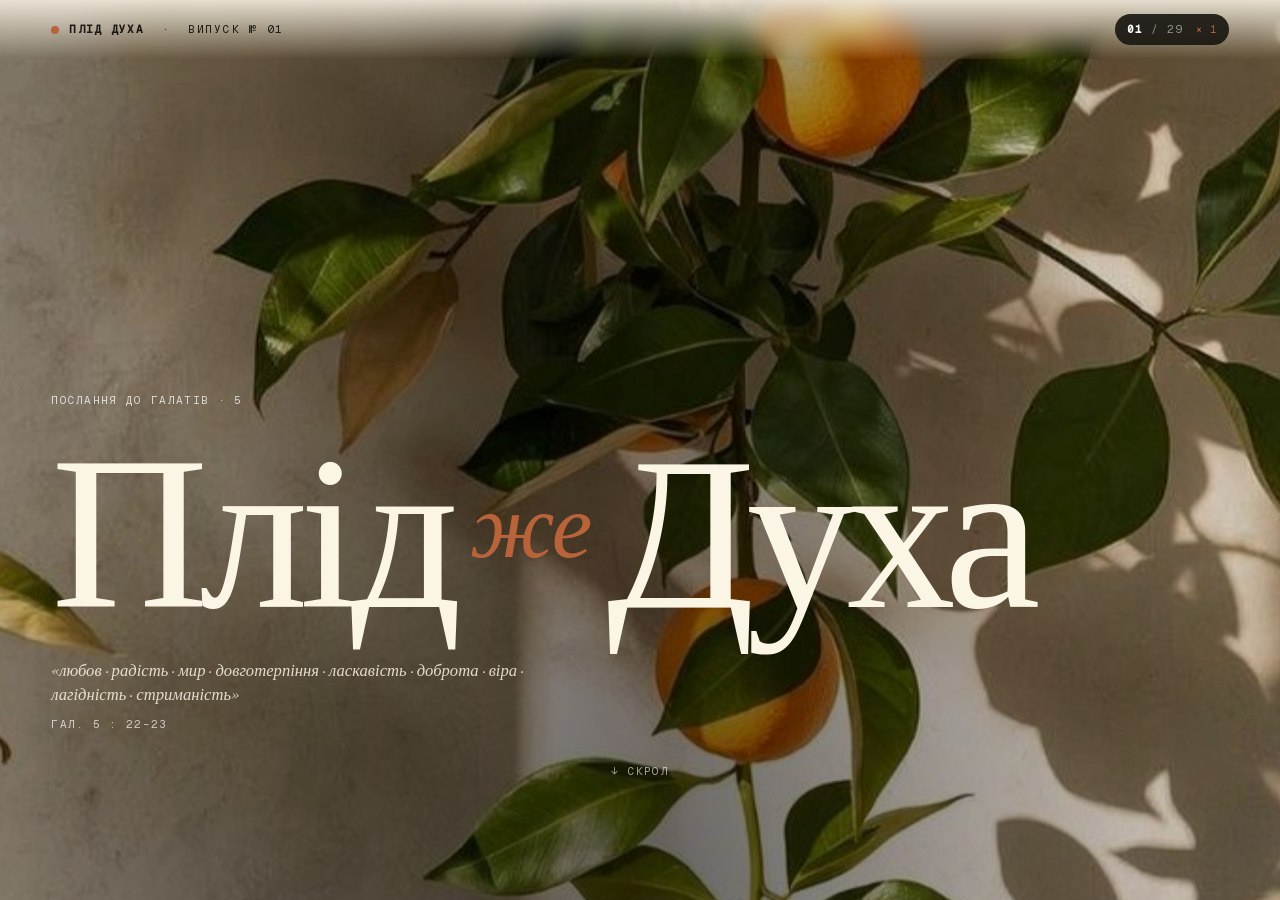
<file: index.html>
<!DOCTYPE html>
<html lang="uk">
<head>
    <meta charset="utf-8">

    <!-- Viewport -->
    <meta name="viewport" content="width=device-width, initial-scale=1, viewport-fit=cover">

    <!-- Title -->
    <title>Плід Духа – Журнал № 01</title>

    <!-- Theme -->
    <meta name="theme-color" content="#1B1813">

    <!-- SEO -->
    <meta name="description" content="Сучасне видання про плоди Духа Святого.">

    <!-- Open Graph (ключове для превʼю) -->
    <meta property="og:title" content="Плід Духа – Журнал № 01">
    <meta property="og:description" content="Сучасне видання про плоди Духа Святого.">
    <meta property="og:image" content="https://antoneva98.github.io/fruit_of_spirit/preview.png">
    <meta property="og:type" content="website">
    <meta property="og:url" content="https://antoneva98.github.io/fruit_of_spirit/">
    <meta property="og:locale" content="uk_UA">

    <!-- Twitter (X) -->
    <meta name="twitter:card" content="summary_large_image">
    <meta name="twitter:title" content="Плід Духа – Журнал № 01">
    <meta name="twitter:description" content="Сучасне видання про плоди Духа Святого.">
    <meta name="twitter:image" content="https://antoneva98.github.io/fruit_of_spirit/preview.png">

    <!-- Canonical -->
    <link rel="canonical" href="https://antoneva98.github.io/fruit_of_spirit/">

    <!-- Fonts -->
    <link rel="preconnect" href="https://fonts.googleapis.com">
    <link rel="preconnect" href="https://fonts.gstatic.com" crossorigin>

    <!-- Styles -->
    <link rel="stylesheet" href="css/main.css">
</head>

<body>
    <!-- top progress -->
    <div class="progress-bar">
        <div class="fill" id="progress"></div>
    </div>

    <!-- floating top -->
    <header class="topbar">
        <div class="brand">
            <span class="dot"></span>
            <span><b>ПЛІД ДУХА</b> &nbsp;·&nbsp; випуск № 01</span>
        </div>
        <div class="chip" id="chip">
            <span class="chip-n">01</span>
            <span class="chip-total">/ 00</span>
            <span class="chip-cycle">× 1</span>
        </div>
    </header>

    <!-- magazine stage -->
    <main id="stage"></main>

    <!-- Scripts -->
    <script src="js/loader.js" defer></script>
    <script src="js/blocks.js" defer></script>
    <script src="js/renderer.js" defer></script>
</body>
</html>
</file>
<file: css/main.css>
/* vietnamese */
@font-face {
  font-family: 'Fraunces';
  font-style: italic;
  font-weight: 200;
  font-display: swap;
  src: url("../assets/fonts/c6aef864-2a9a-4b00-bbbc-90cc086f3a2a.woff2") format('woff2');
  unicode-range: U+0102-0103, U+0110-0111, U+0128-0129, U+0168-0169, U+01A0-01A1, U+01AF-01B0, U+0300-0301, U+0303-0304, U+0308-0309, U+0323, U+0329, U+1EA0-1EF9, U+20AB;
}
/* latin-ext */
@font-face {
  font-family: 'Fraunces';
  font-style: italic;
  font-weight: 200;
  font-display: swap;
  src: url("../assets/fonts/b39b0bcc-c2f7-4a26-bbe1-ab6e1a7638bb.woff2") format('woff2');
  unicode-range: U+0100-02BA, U+02BD-02C5, U+02C7-02CC, U+02CE-02D7, U+02DD-02FF, U+0304, U+0308, U+0329, U+1D00-1DBF, U+1E00-1E9F, U+1EF2-1EFF, U+2020, U+20A0-20AB, U+20AD-20C0, U+2113, U+2C60-2C7F, U+A720-A7FF;
}
/* latin */
@font-face {
  font-family: 'Fraunces';
  font-style: italic;
  font-weight: 200;
  font-display: swap;
  src: url("../assets/fonts/ed311640-7145-44e1-9cb4-da465628fd67.woff2") format('woff2');
  unicode-range: U+0000-00FF, U+0131, U+0152-0153, U+02BB-02BC, U+02C6, U+02DA, U+02DC, U+0304, U+0308, U+0329, U+2000-206F, U+20AC, U+2122, U+2191, U+2193, U+2212, U+2215, U+FEFF, U+FFFD;
}
/* vietnamese */
@font-face {
  font-family: 'Fraunces';
  font-style: italic;
  font-weight: 300;
  font-display: swap;
  src: url("../assets/fonts/c6aef864-2a9a-4b00-bbbc-90cc086f3a2a.woff2") format('woff2');
  unicode-range: U+0102-0103, U+0110-0111, U+0128-0129, U+0168-0169, U+01A0-01A1, U+01AF-01B0, U+0300-0301, U+0303-0304, U+0308-0309, U+0323, U+0329, U+1EA0-1EF9, U+20AB;
}
/* latin-ext */
@font-face {
  font-family: 'Fraunces';
  font-style: italic;
  font-weight: 300;
  font-display: swap;
  src: url("../assets/fonts/b39b0bcc-c2f7-4a26-bbe1-ab6e1a7638bb.woff2") format('woff2');
  unicode-range: U+0100-02BA, U+02BD-02C5, U+02C7-02CC, U+02CE-02D7, U+02DD-02FF, U+0304, U+0308, U+0329, U+1D00-1DBF, U+1E00-1E9F, U+1EF2-1EFF, U+2020, U+20A0-20AB, U+20AD-20C0, U+2113, U+2C60-2C7F, U+A720-A7FF;
}
/* latin */
@font-face {
  font-family: 'Fraunces';
  font-style: italic;
  font-weight: 300;
  font-display: swap;
  src: url("../assets/fonts/ed311640-7145-44e1-9cb4-da465628fd67.woff2") format('woff2');
  unicode-range: U+0000-00FF, U+0131, U+0152-0153, U+02BB-02BC, U+02C6, U+02DA, U+02DC, U+0304, U+0308, U+0329, U+2000-206F, U+20AC, U+2122, U+2191, U+2193, U+2212, U+2215, U+FEFF, U+FFFD;
}
/* vietnamese */
@font-face {
  font-family: 'Fraunces';
  font-style: italic;
  font-weight: 400;
  font-display: swap;
  src: url("../assets/fonts/c6aef864-2a9a-4b00-bbbc-90cc086f3a2a.woff2") format('woff2');
  unicode-range: U+0102-0103, U+0110-0111, U+0128-0129, U+0168-0169, U+01A0-01A1, U+01AF-01B0, U+0300-0301, U+0303-0304, U+0308-0309, U+0323, U+0329, U+1EA0-1EF9, U+20AB;
}
/* latin-ext */
@font-face {
  font-family: 'Fraunces';
  font-style: italic;
  font-weight: 400;
  font-display: swap;
  src: url("../assets/fonts/b39b0bcc-c2f7-4a26-bbe1-ab6e1a7638bb.woff2") format('woff2');
  unicode-range: U+0100-02BA, U+02BD-02C5, U+02C7-02CC, U+02CE-02D7, U+02DD-02FF, U+0304, U+0308, U+0329, U+1D00-1DBF, U+1E00-1E9F, U+1EF2-1EFF, U+2020, U+20A0-20AB, U+20AD-20C0, U+2113, U+2C60-2C7F, U+A720-A7FF;
}
/* latin */
@font-face {
  font-family: 'Fraunces';
  font-style: italic;
  font-weight: 400;
  font-display: swap;
  src: url("../assets/fonts/ed311640-7145-44e1-9cb4-da465628fd67.woff2") format('woff2');
  unicode-range: U+0000-00FF, U+0131, U+0152-0153, U+02BB-02BC, U+02C6, U+02DA, U+02DC, U+0304, U+0308, U+0329, U+2000-206F, U+20AC, U+2122, U+2191, U+2193, U+2212, U+2215, U+FEFF, U+FFFD;
}
/* vietnamese */
@font-face {
  font-family: 'Fraunces';
  font-style: normal;
  font-weight: 200;
  font-display: swap;
  src: url("../assets/fonts/8f2572be-6131-4ebe-8e82-ad8b5b93a2c6.woff2") format('woff2');
  unicode-range: U+0102-0103, U+0110-0111, U+0128-0129, U+0168-0169, U+01A0-01A1, U+01AF-01B0, U+0300-0301, U+0303-0304, U+0308-0309, U+0323, U+0329, U+1EA0-1EF9, U+20AB;
}
/* latin-ext */
@font-face {
  font-family: 'Fraunces';
  font-style: normal;
  font-weight: 200;
  font-display: swap;
  src: url("../assets/fonts/2e24ea8d-85fa-4589-8e25-dca1c60acc11.woff2") format('woff2');
  unicode-range: U+0100-02BA, U+02BD-02C5, U+02C7-02CC, U+02CE-02D7, U+02DD-02FF, U+0304, U+0308, U+0329, U+1D00-1DBF, U+1E00-1E9F, U+1EF2-1EFF, U+2020, U+20A0-20AB, U+20AD-20C0, U+2113, U+2C60-2C7F, U+A720-A7FF;
}
/* latin */
@font-face {
  font-family: 'Fraunces';
  font-style: normal;
  font-weight: 200;
  font-display: swap;
  src: url("../assets/fonts/04efb9b5-1485-4ec7-90ad-98abd663da2b.woff2") format('woff2');
  unicode-range: U+0000-00FF, U+0131, U+0152-0153, U+02BB-02BC, U+02C6, U+02DA, U+02DC, U+0304, U+0308, U+0329, U+2000-206F, U+20AC, U+2122, U+2191, U+2193, U+2212, U+2215, U+FEFF, U+FFFD;
}
/* vietnamese */
@font-face {
  font-family: 'Fraunces';
  font-style: normal;
  font-weight: 300;
  font-display: swap;
  src: url("../assets/fonts/8f2572be-6131-4ebe-8e82-ad8b5b93a2c6.woff2") format('woff2');
  unicode-range: U+0102-0103, U+0110-0111, U+0128-0129, U+0168-0169, U+01A0-01A1, U+01AF-01B0, U+0300-0301, U+0303-0304, U+0308-0309, U+0323, U+0329, U+1EA0-1EF9, U+20AB;
}
/* latin-ext */
@font-face {
  font-family: 'Fraunces';
  font-style: normal;
  font-weight: 300;
  font-display: swap;
  src: url("../assets/fonts/2e24ea8d-85fa-4589-8e25-dca1c60acc11.woff2") format('woff2');
  unicode-range: U+0100-02BA, U+02BD-02C5, U+02C7-02CC, U+02CE-02D7, U+02DD-02FF, U+0304, U+0308, U+0329, U+1D00-1DBF, U+1E00-1E9F, U+1EF2-1EFF, U+2020, U+20A0-20AB, U+20AD-20C0, U+2113, U+2C60-2C7F, U+A720-A7FF;
}
/* latin */
@font-face {
  font-family: 'Fraunces';
  font-style: normal;
  font-weight: 300;
  font-display: swap;
  src: url("../assets/fonts/04efb9b5-1485-4ec7-90ad-98abd663da2b.woff2") format('woff2');
  unicode-range: U+0000-00FF, U+0131, U+0152-0153, U+02BB-02BC, U+02C6, U+02DA, U+02DC, U+0304, U+0308, U+0329, U+2000-206F, U+20AC, U+2122, U+2191, U+2193, U+2212, U+2215, U+FEFF, U+FFFD;
}
/* vietnamese */
@font-face {
  font-family: 'Fraunces';
  font-style: normal;
  font-weight: 400;
  font-display: swap;
  src: url("../assets/fonts/8f2572be-6131-4ebe-8e82-ad8b5b93a2c6.woff2") format('woff2');
  unicode-range: U+0102-0103, U+0110-0111, U+0128-0129, U+0168-0169, U+01A0-01A1, U+01AF-01B0, U+0300-0301, U+0303-0304, U+0308-0309, U+0323, U+0329, U+1EA0-1EF9, U+20AB;
}
/* latin-ext */
@font-face {
  font-family: 'Fraunces';
  font-style: normal;
  font-weight: 400;
  font-display: swap;
  src: url("../assets/fonts/2e24ea8d-85fa-4589-8e25-dca1c60acc11.woff2") format('woff2');
  unicode-range: U+0100-02BA, U+02BD-02C5, U+02C7-02CC, U+02CE-02D7, U+02DD-02FF, U+0304, U+0308, U+0329, U+1D00-1DBF, U+1E00-1E9F, U+1EF2-1EFF, U+2020, U+20A0-20AB, U+20AD-20C0, U+2113, U+2C60-2C7F, U+A720-A7FF;
}
/* latin */
@font-face {
  font-family: 'Fraunces';
  font-style: normal;
  font-weight: 400;
  font-display: swap;
  src: url("../assets/fonts/04efb9b5-1485-4ec7-90ad-98abd663da2b.woff2") format('woff2');
  unicode-range: U+0000-00FF, U+0131, U+0152-0153, U+02BB-02BC, U+02C6, U+02DA, U+02DC, U+0304, U+0308, U+0329, U+2000-206F, U+20AC, U+2122, U+2191, U+2193, U+2212, U+2215, U+FEFF, U+FFFD;
}
/* vietnamese */
@font-face {
  font-family: 'Fraunces';
  font-style: normal;
  font-weight: 500;
  font-display: swap;
  src: url("../assets/fonts/8f2572be-6131-4ebe-8e82-ad8b5b93a2c6.woff2") format('woff2');
  unicode-range: U+0102-0103, U+0110-0111, U+0128-0129, U+0168-0169, U+01A0-01A1, U+01AF-01B0, U+0300-0301, U+0303-0304, U+0308-0309, U+0323, U+0329, U+1EA0-1EF9, U+20AB;
}
/* latin-ext */
@font-face {
  font-family: 'Fraunces';
  font-style: normal;
  font-weight: 500;
  font-display: swap;
  src: url("../assets/fonts/2e24ea8d-85fa-4589-8e25-dca1c60acc11.woff2") format('woff2');
  unicode-range: U+0100-02BA, U+02BD-02C5, U+02C7-02CC, U+02CE-02D7, U+02DD-02FF, U+0304, U+0308, U+0329, U+1D00-1DBF, U+1E00-1E9F, U+1EF2-1EFF, U+2020, U+20A0-20AB, U+20AD-20C0, U+2113, U+2C60-2C7F, U+A720-A7FF;
}
/* latin */
@font-face {
  font-family: 'Fraunces';
  font-style: normal;
  font-weight: 500;
  font-display: swap;
  src: url("../assets/fonts/04efb9b5-1485-4ec7-90ad-98abd663da2b.woff2") format('woff2');
  unicode-range: U+0000-00FF, U+0131, U+0152-0153, U+02BB-02BC, U+02C6, U+02DA, U+02DC, U+0304, U+0308, U+0329, U+2000-206F, U+20AC, U+2122, U+2191, U+2193, U+2212, U+2215, U+FEFF, U+FFFD;
}
/* vietnamese */
@font-face {
  font-family: 'Fraunces';
  font-style: normal;
  font-weight: 600;
  font-display: swap;
  src: url("../assets/fonts/8f2572be-6131-4ebe-8e82-ad8b5b93a2c6.woff2") format('woff2');
  unicode-range: U+0102-0103, U+0110-0111, U+0128-0129, U+0168-0169, U+01A0-01A1, U+01AF-01B0, U+0300-0301, U+0303-0304, U+0308-0309, U+0323, U+0329, U+1EA0-1EF9, U+20AB;
}
/* latin-ext */
@font-face {
  font-family: 'Fraunces';
  font-style: normal;
  font-weight: 600;
  font-display: swap;
  src: url("../assets/fonts/2e24ea8d-85fa-4589-8e25-dca1c60acc11.woff2") format('woff2');
  unicode-range: U+0100-02BA, U+02BD-02C5, U+02C7-02CC, U+02CE-02D7, U+02DD-02FF, U+0304, U+0308, U+0329, U+1D00-1DBF, U+1E00-1E9F, U+1EF2-1EFF, U+2020, U+20A0-20AB, U+20AD-20C0, U+2113, U+2C60-2C7F, U+A720-A7FF;
}
/* latin */
@font-face {
  font-family: 'Fraunces';
  font-style: normal;
  font-weight: 600;
  font-display: swap;
  src: url("../assets/fonts/04efb9b5-1485-4ec7-90ad-98abd663da2b.woff2") format('woff2');
  unicode-range: U+0000-00FF, U+0131, U+0152-0153, U+02BB-02BC, U+02C6, U+02DA, U+02DC, U+0304, U+0308, U+0329, U+2000-206F, U+20AC, U+2122, U+2191, U+2193, U+2212, U+2215, U+FEFF, U+FFFD;
}
/* cyrillic */
@font-face {
  font-family: 'Geist';
  font-style: normal;
  font-weight: 300;
  font-display: swap;
  src: url("../assets/fonts/fd2f36b0-c43f-4874-9446-4af3e1849aea.woff2") format('woff2');
  unicode-range: U+0301, U+0400-045F, U+0490-0491, U+04B0-04B1, U+2116;
}
/* latin-ext */
@font-face {
  font-family: 'Geist';
  font-style: normal;
  font-weight: 300;
  font-display: swap;
  src: url("../assets/fonts/57fc515c-cf4b-4276-8d1c-9c94a5455225.woff2") format('woff2');
  unicode-range: U+0100-02BA, U+02BD-02C5, U+02C7-02CC, U+02CE-02D7, U+02DD-02FF, U+0304, U+0308, U+0329, U+1D00-1DBF, U+1E00-1E9F, U+1EF2-1EFF, U+2020, U+20A0-20AB, U+20AD-20C0, U+2113, U+2C60-2C7F, U+A720-A7FF;
}
/* latin */
@font-face {
  font-family: 'Geist';
  font-style: normal;
  font-weight: 300;
  font-display: swap;
  src: url("../assets/fonts/acbcab32-5299-4a97-be01-e9119bfe3ea4.woff2") format('woff2');
  unicode-range: U+0000-00FF, U+0131, U+0152-0153, U+02BB-02BC, U+02C6, U+02DA, U+02DC, U+0304, U+0308, U+0329, U+2000-206F, U+20AC, U+2122, U+2191, U+2193, U+2212, U+2215, U+FEFF, U+FFFD;
}
/* cyrillic */
@font-face {
  font-family: 'Geist';
  font-style: normal;
  font-weight: 400;
  font-display: swap;
  src: url("../assets/fonts/fd2f36b0-c43f-4874-9446-4af3e1849aea.woff2") format('woff2');
  unicode-range: U+0301, U+0400-045F, U+0490-0491, U+04B0-04B1, U+2116;
}
/* latin-ext */
@font-face {
  font-family: 'Geist';
  font-style: normal;
  font-weight: 400;
  font-display: swap;
  src: url("../assets/fonts/57fc515c-cf4b-4276-8d1c-9c94a5455225.woff2") format('woff2');
  unicode-range: U+0100-02BA, U+02BD-02C5, U+02C7-02CC, U+02CE-02D7, U+02DD-02FF, U+0304, U+0308, U+0329, U+1D00-1DBF, U+1E00-1E9F, U+1EF2-1EFF, U+2020, U+20A0-20AB, U+20AD-20C0, U+2113, U+2C60-2C7F, U+A720-A7FF;
}
/* latin */
@font-face {
  font-family: 'Geist';
  font-style: normal;
  font-weight: 400;
  font-display: swap;
  src: url("../assets/fonts/acbcab32-5299-4a97-be01-e9119bfe3ea4.woff2") format('woff2');
  unicode-range: U+0000-00FF, U+0131, U+0152-0153, U+02BB-02BC, U+02C6, U+02DA, U+02DC, U+0304, U+0308, U+0329, U+2000-206F, U+20AC, U+2122, U+2191, U+2193, U+2212, U+2215, U+FEFF, U+FFFD;
}
/* cyrillic */
@font-face {
  font-family: 'Geist';
  font-style: normal;
  font-weight: 500;
  font-display: swap;
  src: url("../assets/fonts/fd2f36b0-c43f-4874-9446-4af3e1849aea.woff2") format('woff2');
  unicode-range: U+0301, U+0400-045F, U+0490-0491, U+04B0-04B1, U+2116;
}
/* latin-ext */
@font-face {
  font-family: 'Geist';
  font-style: normal;
  font-weight: 500;
  font-display: swap;
  src: url("../assets/fonts/57fc515c-cf4b-4276-8d1c-9c94a5455225.woff2") format('woff2');
  unicode-range: U+0100-02BA, U+02BD-02C5, U+02C7-02CC, U+02CE-02D7, U+02DD-02FF, U+0304, U+0308, U+0329, U+1D00-1DBF, U+1E00-1E9F, U+1EF2-1EFF, U+2020, U+20A0-20AB, U+20AD-20C0, U+2113, U+2C60-2C7F, U+A720-A7FF;
}
/* latin */
@font-face {
  font-family: 'Geist';
  font-style: normal;
  font-weight: 500;
  font-display: swap;
  src: url("../assets/fonts/acbcab32-5299-4a97-be01-e9119bfe3ea4.woff2") format('woff2');
  unicode-range: U+0000-00FF, U+0131, U+0152-0153, U+02BB-02BC, U+02C6, U+02DA, U+02DC, U+0304, U+0308, U+0329, U+2000-206F, U+20AC, U+2122, U+2191, U+2193, U+2212, U+2215, U+FEFF, U+FFFD;
}
/* cyrillic */
@font-face {
  font-family: 'Geist';
  font-style: normal;
  font-weight: 600;
  font-display: swap;
  src: url("../assets/fonts/fd2f36b0-c43f-4874-9446-4af3e1849aea.woff2") format('woff2');
  unicode-range: U+0301, U+0400-045F, U+0490-0491, U+04B0-04B1, U+2116;
}
/* latin-ext */
@font-face {
  font-family: 'Geist';
  font-style: normal;
  font-weight: 600;
  font-display: swap;
  src: url("../assets/fonts/57fc515c-cf4b-4276-8d1c-9c94a5455225.woff2") format('woff2');
  unicode-range: U+0100-02BA, U+02BD-02C5, U+02C7-02CC, U+02CE-02D7, U+02DD-02FF, U+0304, U+0308, U+0329, U+1D00-1DBF, U+1E00-1E9F, U+1EF2-1EFF, U+2020, U+20A0-20AB, U+20AD-20C0, U+2113, U+2C60-2C7F, U+A720-A7FF;
}
/* latin */
@font-face {
  font-family: 'Geist';
  font-style: normal;
  font-weight: 600;
  font-display: swap;
  src: url("../assets/fonts/acbcab32-5299-4a97-be01-e9119bfe3ea4.woff2") format('woff2');
  unicode-range: U+0000-00FF, U+0131, U+0152-0153, U+02BB-02BC, U+02C6, U+02DA, U+02DC, U+0304, U+0308, U+0329, U+2000-206F, U+20AC, U+2122, U+2191, U+2193, U+2212, U+2215, U+FEFF, U+FFFD;
}
/* cyrillic */
@font-face {
  font-family: 'Geist';
  font-style: normal;
  font-weight: 700;
  font-display: swap;
  src: url("../assets/fonts/fd2f36b0-c43f-4874-9446-4af3e1849aea.woff2") format('woff2');
  unicode-range: U+0301, U+0400-045F, U+0490-0491, U+04B0-04B1, U+2116;
}
/* latin-ext */
@font-face {
  font-family: 'Geist';
  font-style: normal;
  font-weight: 700;
  font-display: swap;
  src: url("../assets/fonts/57fc515c-cf4b-4276-8d1c-9c94a5455225.woff2") format('woff2');
  unicode-range: U+0100-02BA, U+02BD-02C5, U+02C7-02CC, U+02CE-02D7, U+02DD-02FF, U+0304, U+0308, U+0329, U+1D00-1DBF, U+1E00-1E9F, U+1EF2-1EFF, U+2020, U+20A0-20AB, U+20AD-20C0, U+2113, U+2C60-2C7F, U+A720-A7FF;
}
/* latin */
@font-face {
  font-family: 'Geist';
  font-style: normal;
  font-weight: 700;
  font-display: swap;
  src: url("../assets/fonts/acbcab32-5299-4a97-be01-e9119bfe3ea4.woff2") format('woff2');
  unicode-range: U+0000-00FF, U+0131, U+0152-0153, U+02BB-02BC, U+02C6, U+02DA, U+02DC, U+0304, U+0308, U+0329, U+2000-206F, U+20AC, U+2122, U+2191, U+2193, U+2212, U+2215, U+FEFF, U+FFFD;
}
/* cyrillic */
@font-face {
  font-family: 'Geist Mono';
  font-style: normal;
  font-weight: 400;
  font-display: swap;
  src: url("../assets/fonts/e7c4f905-c6ac-4281-b973-92a7eefa8b63.woff2") format('woff2');
  unicode-range: U+0301, U+0400-045F, U+0490-0491, U+04B0-04B1, U+2116;
}
/* latin-ext */
@font-face {
  font-family: 'Geist Mono';
  font-style: normal;
  font-weight: 400;
  font-display: swap;
  src: url("../assets/fonts/fc9b9ca7-7097-4354-b2bd-68c7b363a524.woff2") format('woff2');
  unicode-range: U+0100-02BA, U+02BD-02C5, U+02C7-02CC, U+02CE-02D7, U+02DD-02FF, U+0304, U+0308, U+0329, U+1D00-1DBF, U+1E00-1E9F, U+1EF2-1EFF, U+2020, U+20A0-20AB, U+20AD-20C0, U+2113, U+2C60-2C7F, U+A720-A7FF;
}
/* latin */
@font-face {
  font-family: 'Geist Mono';
  font-style: normal;
  font-weight: 400;
  font-display: swap;
  src: url("../assets/fonts/73e4e0ea-24f9-4dd6-bb69-9a09c38c094a.woff2") format('woff2');
  unicode-range: U+0000-00FF, U+0131, U+0152-0153, U+02BB-02BC, U+02C6, U+02DA, U+02DC, U+0304, U+0308, U+0329, U+2000-206F, U+20AC, U+2122, U+2191, U+2193, U+2212, U+2215, U+FEFF, U+FFFD;
}
/* cyrillic */
@font-face {
  font-family: 'Geist Mono';
  font-style: normal;
  font-weight: 500;
  font-display: swap;
  src: url("../assets/fonts/e7c4f905-c6ac-4281-b973-92a7eefa8b63.woff2") format('woff2');
  unicode-range: U+0301, U+0400-045F, U+0490-0491, U+04B0-04B1, U+2116;
}
/* latin-ext */
@font-face {
  font-family: 'Geist Mono';
  font-style: normal;
  font-weight: 500;
  font-display: swap;
  src: url("../assets/fonts/fc9b9ca7-7097-4354-b2bd-68c7b363a524.woff2") format('woff2');
  unicode-range: U+0100-02BA, U+02BD-02C5, U+02C7-02CC, U+02CE-02D7, U+02DD-02FF, U+0304, U+0308, U+0329, U+1D00-1DBF, U+1E00-1E9F, U+1EF2-1EFF, U+2020, U+20A0-20AB, U+20AD-20C0, U+2113, U+2C60-2C7F, U+A720-A7FF;
}
/* latin */
@font-face {
  font-family: 'Geist Mono';
  font-style: normal;
  font-weight: 500;
  font-display: swap;
  src: url("../assets/fonts/73e4e0ea-24f9-4dd6-bb69-9a09c38c094a.woff2") format('woff2');
  unicode-range: U+0000-00FF, U+0131, U+0152-0153, U+02BB-02BC, U+02C6, U+02DA, U+02DC, U+0304, U+0308, U+0329, U+2000-206F, U+20AC, U+2122, U+2191, U+2193, U+2212, U+2215, U+FEFF, U+FFFD;
}

/* ================ MAGAZINE 2026 — modern editorial ================ */
:root{
  /* warm beige core, modern + soft */
  --paper:    #F2EBDD;
  --paper-2:  #E8DFCC;
  --paper-3:  #DCD0B7;
  --ink:      #1B1813;
  --ink-2:    #3A322A;
  --ink-soft: #756657;
  --rule:     #C7B998;
  --accent:   #B8633A;  /* burnt terracotta */
  --accent-2: #6E5C3F;  /* deep umber */
  --bg-dark:  #1B1813;

  /* typography pair: editorial display + modern grotesk + mono */
  --display:  'Fraunces', 'PP Editorial New', Georgia, serif;
  --serif:    'Fraunces', Georgia, serif;
  --sans:     'Geist', 'Söhne', 'Inter', system-ui, -apple-system, sans-serif;
  --mono:     'Geist Mono', 'JetBrains Mono', ui-monospace, monospace;

  --max: 1240px;
  --gut: clamp(20px, 4vw, 56px);
}

*{box-sizing:border-box}
html{height:100%;overflow:hidden;scroll-behavior:smooth}
body{margin:0;padding:0;background:var(--paper);color:var(--ink);height:100%;overflow:hidden}
body{
  font-family:var(--sans);
  font-size:17px;
  line-height:1.55;
  -webkit-font-smoothing:antialiased;
  font-feature-settings:'ss01','ss02','cv11';
  text-rendering:optimizeLegibility;
}

/* ============== TOP NAV / CHIP / PROGRESS ============== */
.topbar{
  position:fixed;top:0;left:0;right:0;
  z-index:100;
  display:flex;align-items:center;justify-content:space-between;
  padding:14px var(--gut);
  background:linear-gradient(180deg, rgba(242,235,221,0.92), rgba(242,235,221,0.0));
  backdrop-filter:blur(10px) saturate(1.1);
  -webkit-backdrop-filter:blur(10px) saturate(1.1);
  pointer-events:none;
}
.topbar > *{pointer-events:auto}
.brand{
  display:flex;align-items:center;gap:10px;
  font-family:var(--mono);font-size:11px;letter-spacing:0.16em;text-transform:uppercase;color:var(--ink);
}
.brand .dot{
  width:8px;height:8px;background:var(--accent);border-radius:50%;
  animation:pulse 2.6s ease-in-out infinite;
}
@keyframes pulse{
  0%,100%{transform:scale(1);opacity:1}
  50%{transform:scale(0.7);opacity:0.5}
}
.brand b{font-weight:600;letter-spacing:0.12em}

.chip{
  display:flex;align-items:center;gap:8px;
  padding:7px 12px;
  background:rgba(27,24,19,0.92);
  color:var(--paper);
  border-radius:99px;
  font-family:var(--mono);font-size:11px;letter-spacing:0.1em;
}
.chip .chip-n{color:#fff;font-weight:600}
.chip .chip-total{opacity:0.55}
.chip .chip-cycle{color:var(--accent);margin-left:4px;font-size:10px}

.progress-bar{
  position:fixed;left:0;right:0;top:0;height:2px;z-index:101;
  background:transparent;
}
.progress-bar .fill{
  height:100%;
  background:var(--accent);
  transform-origin:0 50%;
  transform:scaleX(0);
  transition:transform 0.05s linear;
}

/* ============== STAGE / BLOCK ============== */
#stage{
  position:relative;
  height:100dvh;
  overflow-y:auto;
  scroll-snap-type:y mandatory;
  scroll-behavior:smooth;
  -webkit-overflow-scrolling:touch;
}
.block{
  position:relative;
  min-height:100dvh;
  height:auto;
  width:100%;
  padding:80px 0;
  display:flex;
  align-items:center;
  overflow:hidden;
  scroll-snap-align:start;
  scroll-snap-stop:always;
  opacity:0;
  transition:opacity 0.9s cubic-bezier(.2,.7,.2,1);
}
.block.cover{padding:0}
.block.in{opacity:1}

.container{
  width:100%;
  max-width:var(--max);
  margin:0 auto;
  padding:0 var(--gut);
}
.container.narrow{max-width:820px}

/* ============== TYPE ============== */
.mono{font-family:var(--mono);font-weight:400;letter-spacing:0.12em;text-transform:uppercase;font-size:11px;color:var(--ink-soft)}
.kicker{margin-bottom:24px;display:inline-flex;align-items:center;gap:10px}
.kicker::before{content:"";display:inline-block;width:24px;height:1px;background:var(--accent)}
.display{
  font-family:var(--display);
  font-weight:300;
  font-style:normal;
  font-size:clamp(40px, 6vw, 88px);
  line-height:0.96;
  letter-spacing:-0.02em;
  margin:0 0 28px;
  color:var(--ink);
  text-wrap:balance;
  overflow-wrap:anywhere;
  transition:font-size 0.2s ease-out;
}
.display.light{color:var(--paper)}
p{margin:0 0 16px;font-size:clamp(15px,1.05vw,17px);line-height:1.6;color:var(--ink-2);max-width:60ch}
.rule{height:1px;background:var(--rule);margin:18px 0;width:80px}

/* ============== PARALLAX HELPER ============== */
.px-img,.px-img-inner{
  position:absolute;inset:-12% -6%;
  background-size:cover;background-position:center;
  will-change:transform;
  transform:scale(1.18);
}
[data-parallax].lead-img,
[data-parallax].split-img,
[data-parallax].fruit-img{position:relative;overflow:hidden}
.lead-img,.split-img,.fruit-img{overflow:hidden;border-radius:6px;background:var(--paper-3)}
.lead-img .px-img-inner,.split-img .px-img-inner{inset:-15% -10%}
.fruit-img .px-img-inner{
  inset:0;
  transform:none !important;
  background-position:top center;
  background-size:cover;
}

/* ============== COVER ============== */
.cover{
  height:100dvh;
  padding:0;
  background:#1a1610;
}
.cover .px-img{filter:saturate(1.05) contrast(1.02) brightness(0.85)}
.cover-grain{
  position:absolute;inset:0;pointer-events:none;
  background:
    radial-gradient(ellipse at 50% 100%, rgba(0,0,0,0.55) 0%, transparent 70%),
    radial-gradient(ellipse at 50% 0%, rgba(0,0,0,0.35) 0%, transparent 60%);
}
.cover-inner{
  position:relative;z-index:2;
  width:100%;height:100dvh;
  display:flex;flex-direction:column;
  justify-content:flex-end;
  padding:60px var(--gut) 120px;
  color:#fff;
}
.cover .top-bar{display:none}
.top-bar .mono{color:rgba(255,255,255,0.85)}
.cover-mid{display:flex;flex-direction:column;justify-content:flex-end;align-items:flex-start;flex-grow:0;padding-bottom:40px}
.cover-over{color:rgba(255,255,255,0.75);margin-bottom:30px}
.mega{
  font-family:var(--display);
  font-weight:300;
  font-size:clamp(70px, 17vw, 220px);
  line-height:0.82;
  letter-spacing:-0.04em;
  margin:0;
  color:#FBF5E6;
  text-wrap:balance;
  overflow-wrap:anywhere;
  transition:font-size 0.2s ease-out;
}
.mega em{
  display:inline-block;
  font-style:italic;
  font-weight:300;
  color:var(--accent);
  font-size:0.42em;
  vertical-align:0.55em;
  margin:0 0.18em;
  letter-spacing:-0.02em;
}
.cover-bot{
  display:flex;flex-direction:column;align-items:flex-start;gap:10px;
}
.cover-bot .mono{
  color:rgba(255,255,255,0.7);
}
.cover-verse{
  font-family:var(--serif);
  font-style:italic;
  font-weight:300;
  font-size:clamp(14px,1.3vw,18px);
  line-height:1.45;
  max-width:55ch;
  color:rgba(251,245,230,0.85);
}
.scroll-hint{
  position:static;
  color:rgba(255,255,255,0.6);
  animation:bob 2s ease-in-out infinite;
  text-align:center;
  width:100%;
  margin:30px auto 0;
  display:block;
}
@keyframes bob{0%,100%{transform:translateY(0)}50%{transform:translateY(6px)}}

/* ============== INDEX BLOCK ============== */
.index-block{background:var(--paper-2)}
.index-list{
  margin-top:40px;
  border-top:1px solid var(--rule);
}
.idx-group{
  border-bottom: 1px solid var(--rule);
  padding: 12px 0;
}
.idx-line{
  display:grid;
  grid-template-columns: 80px 1fr auto 40px;
  gap: 24px;
  align-items: baseline;
  text-decoration: none;
  color: inherit;
  transition: background 0.4s ease, padding 0.4s ease;
  padding: 20px 0;
}
.idx-line:hover{background:rgba(184,99,58,0.06); padding-left:14px; padding-right:14px}

.is-sub{ padding: 8px 0; }
.is-sub .idx-t{
  font-size: clamp(22px, 3.2vw, 36px);
  margin-left: 40px;
  opacity: 0.9;
}
.is-sub .idx-s{ opacity: 0.7; }

.idx-n{color:var(--accent);font-size:13px;font-weight:600}
.idx-t{
  font-family:var(--display);
  font-size:clamp(28px,4vw,52px);
  font-weight:300;
  letter-spacing:-0.02em;
  line-height:0.95;
}
.idx-s{font-family:var(--mono);font-size:11px;letter-spacing:0.12em;text-transform:uppercase;color:var(--ink-soft);text-align:right}
.idx-arr{font-size:16px;color:var(--accent);transition:transform 0.4s}
.idx-line:hover .idx-arr{transform:translate(4px,-4px)}

/* ============== CHAPTER ============== */
.chapter{min-height:100vh;background:#1a1610;color:#fff}
.chapter .px-img{filter:brightness(0.55) saturate(1.05)}
.chapter-tint{position:absolute;inset:0;background:linear-gradient(180deg, rgba(27,24,19,0.4), rgba(27,24,19,0.7))}
.chapter-inner{
  position:relative;z-index:2;width:100%;
  padding:0 var(--gut);
  text-align:center;
  color:#fff;
}
.chapter-inner .kicker{justify-content:center;color:rgba(255,255,255,0.85)}
.chapter-inner .kicker::before{background:var(--accent)}
.chapter-num{
  font-family:var(--display);
  font-weight:300;font-style:italic;
  font-size:clamp(120px, 22vw, 360px);
  line-height:0.85;
  color:var(--accent);
  margin:0;
  letter-spacing:-0.04em;
}
.chapter-title{
  font-family:var(--display);
  font-weight:300;
  font-size:clamp(44px,8vw,120px);
  line-height:0.95;
  margin:20px 0 28px;
  color:#FBF5E6;
  letter-spacing:-0.02em;
}
.chapter-sub{color:rgba(255,255,255,0.7)}

/* ============== LEAD ============== */
.lead{background:var(--paper)}
.lead-grid{
  display:grid;
  grid-template-columns:1.05fr 0.95fr;
  gap:clamp(40px,6vw,96px);
  align-items:center;
}
.lead-right .lead-grid{grid-template-columns:0.95fr 1.05fr}
.lead-right .lead-img{order:2}
.lead-right .lead-text{order:1}
.lead-img{aspect-ratio:4/5;width:100%}
.lead-text{min-width:0;max-width:100%}
.lead-text p:first-of-type{
  font-family:var(--serif);
  font-size:clamp(18px,1.6vw,22px);
  font-weight:400;
  line-height:1.45;
  color:var(--ink-2);
  margin-bottom:20px;
}
.lead-text p:nth-of-type(2){
  font-style:italic;
  color:var(--accent-2);
  font-family:var(--serif);
  font-size:clamp(16px,1.3vw,19px);
}

/* ============== SCRIPTURE ============== */
.scripture{background:var(--paper-2);text-align:center}
.scripture.dark{background:var(--bg-dark);color:var(--paper)}
.scripture.dark .kicker::before{background:var(--accent)}
.scripture.dark .kicker{color:rgba(251,245,230,0.7)}
.scripture.dark .cite{color:rgba(251,245,230,0.6)}
.scripture .container.narrow{text-align:center}
.scripture .kicker{justify-content:center}
.serif-q{
  font-family:var(--display);
  font-weight:300;
  font-style:italic;
  font-size:clamp(22px,2.6vw,38px);
  line-height:1.3;
  margin:0 0 24px;
  color:inherit;
  text-wrap:balance;
}
.scripture.dark .serif-q{color:var(--paper)}
.qmark{
  display:block;
  font-size:clamp(80px,10vw,160px);
  line-height:0.4;
  color:var(--accent);
  font-style:italic;
  font-weight:300;
  margin-bottom:20px;
}
.cite{margin-top:8px;color:var(--ink-soft)}

/* ============== SCRIPTURE LONG ============== */
.scripture-long{background:var(--paper-3)}
.scripture-long .container.narrow{text-align:left}
.long-body p{
  font-family:var(--serif);
  font-size:clamp(17px,1.4vw,21px);
  line-height:1.55;
  color:var(--ink-2);
  margin-bottom:20px;
  max-width:none;
}
.accent-line{
  font-family:var(--display);
  font-weight:300;font-style:italic;
  font-size:clamp(24px,3vw,42px);
  line-height:1.25;
  color:var(--accent);
  margin:32px 0 16px;
  letter-spacing:-0.01em;
  text-wrap:balance;
}
.tail-line{
  font-family:var(--display);
  font-weight:300;
  font-size:clamp(20px,2vw,28px);
  color:var(--ink);
  text-align:right;
  font-style:italic;
}

/* ============== SPLIT ============== */
.split{background:var(--paper)}
.split-grid{
  display:grid;
  grid-template-columns:0.9fr 1.1fr;
  gap:clamp(40px,6vw,96px);
  align-items:center;
}
.split-left .split-grid{grid-template-columns:1.1fr 0.9fr}
.split-left .split-img{order:1}
.split-left .split-text{order:2}
.split-img{aspect-ratio:3/4;position:relative}
.img-cap{
  position:absolute;left:14px;bottom:14px;
  background:rgba(27,24,19,0.86);
  color:rgba(251,245,230,0.9);
  padding:6px 10px;border-radius:99px;font-size:10px;
}
.split-text p{font-size:clamp(15px,1.1vw,17px);line-height:1.6}
.split-text{min-width:0;max-width:100%}

/* ============== PULL ============== */
.pull{
  background:var(--paper);
  text-align:center;
  min-height:80vh;
}
.pull .container.narrow{text-align:center}
.pull .kicker{justify-content:center}
.pull-q{
  font-family:var(--display);
  font-weight:300;font-style:italic;
  font-size:clamp(32px,5vw,68px);
  line-height:1.05;
  letter-spacing:-0.02em;
  color:var(--ink);
  margin-bottom:30px;
  text-wrap:balance;
}
.pull-a{
  font-family:var(--display);
  font-weight:300;
  font-size:clamp(80px,14vw,200px);
  line-height:0.9;
  color:var(--accent);
  margin:30px 0;
  letter-spacing:-0.04em;
  transition:font-size 0.2s ease-out;
}
.pull-after{
  font-family:var(--serif);
  font-size:clamp(17px,1.5vw,22px);
  line-height:1.4;
  color:var(--ink-soft);
  font-style:italic;
}

/* ============== BIG QUOTE (image) ============== */
.big-quote{min-height:100vh;background:#1a1610;color:#fff}
.big-quote .px-img{filter:brightness(0.45) saturate(1.05)}
.bq-tint{position:absolute;inset:0;background:linear-gradient(180deg, rgba(27,24,19,0.5), rgba(27,24,19,0.75))}
.bq-inner{position:relative;z-index:2;text-align:center}
.bq-mark{
  font-family:var(--display);
  font-style:italic;font-weight:300;
  font-size:clamp(120px,18vw,260px);
  line-height:0.4;
  color:var(--accent);
  margin-bottom:30px;
}
.bq{
  font-family:var(--display);
  font-weight:300;
  font-size:clamp(28px,4vw,60px);
  line-height:1.1;
  letter-spacing:-0.02em;
  color:#FBF5E6;
  margin:0 auto 30px;
  text-wrap:balance;
  max-width:18ch;
}
.bq-by{color:rgba(255,255,255,0.7)}

/* ============== FORMULA ============== */
.formula{background:var(--paper-2)}
.formula-card{
  margin-top:30px;
  background:#1a1610;color:#FBF5E6;
  padding:clamp(28px,4vw,60px) clamp(24px,3vw,40px);
  border-radius:8px;
  font-family:var(--mono);
  font-size:clamp(15px,1.5vw,22px);
  letter-spacing:0.04em;
}
.f-line{display:flex;flex-wrap:wrap;align-items:center;gap:12px;padding:8px 0}
.f-key{color:var(--accent);font-weight:500;letter-spacing:0.18em;font-size:0.78em}
.f-tok{color:#FBF5E6}
.f-op{color:var(--accent);font-size:1.2em;font-weight:600}
.f-gap{flex:1;min-width:20px}

/* ============== STEPS ============== */
.steps{background:var(--paper)}
.steps-list{
  margin-top:36px;
  display:grid;
  grid-template-columns:repeat(3, 1fr);
  gap:30px;
}
.step{
  border-top:1px solid var(--rule);
  padding-top:18px;
}
.step-n{
  color:var(--accent);
  font-weight:600;
  font-size:13px;
  letter-spacing:0.2em;
  margin-bottom:12px;
  display:block;
}
.step-t{
  font-family:var(--serif);
  font-size:clamp(17px,1.4vw,21px);
  line-height:1.4;
  color:var(--ink);
}

/* ============== CONCLUSIONS ============== */
.conclusions{min-height:100vh;background:#1a1610;color:#fff}
.conclusions .px-img{filter:brightness(0.5) saturate(1.05)}
.ccl-tint{position:absolute;inset:0;background:linear-gradient(180deg, rgba(27,24,19,0.45), rgba(27,24,19,0.85))}
.ccl-inner{position:relative;z-index:2}
.ccl-inner .kicker{color:rgba(251,245,230,0.7)}
.ccl-list{margin-top:40px;display:grid;gap:18px;max-width:780px}
.ccl-row{
  display:grid;grid-template-columns:80px 1fr;gap:20px;
  align-items:baseline;
  padding:20px 0;
  border-top:1px solid rgba(251,245,230,0.18);
}
.ccl-n{color:var(--accent);font-size:14px;letter-spacing:0.18em;font-weight:600}
.ccl-t{
  font-family:var(--display);
  font-weight:300;
  font-size:clamp(22px,2.4vw,32px);
  line-height:1.2;
  color:#FBF5E6;
  letter-spacing:-0.01em;
}

/* ============== FRUIT INDEX ============== */
.fruit-index{background:var(--paper-2)}
.fidx-list{margin-top:36px;border-top:1px solid var(--rule)}
.fidx-row{
  display:grid;grid-template-columns:60px 1fr auto;
  align-items:baseline;gap:20px;
  padding:22px 0;
  border-bottom:1px solid var(--rule);
  transition:padding 0.4s, background 0.2s;
  text-decoration:none;
  color:inherit;
  cursor:pointer;
}
.fidx-row:hover{padding-left:14px;padding-right:14px;background:rgba(184,99,58,0.05)}
.fidx-n{color:var(--accent);font-weight:600;font-size:13px;letter-spacing:0.18em}
.fidx-name{
  font-family:var(--display);
  font-weight:300;
  font-size:clamp(28px,4vw,56px);
  line-height:1;
  letter-spacing:-0.02em;
}
.fidx-greek{color:var(--ink-soft);font-size:12px;letter-spacing:0.16em}

/* ============== FRUIT BLOCK ============== */
.fruit-block{background:var(--paper)}
.fruit-grid{
  display:grid;
  grid-template-columns:0.85fr 1.15fr;
  gap:clamp(40px,6vw,96px);
  align-items:center;
}
.fruit-img{aspect-ratio:3/4;position:relative}
.fruit-tag{
  position:absolute;bottom:14px;left:14px;
  background:rgba(251,245,230,0.92);
  color:var(--ink);
  padding:7px 12px;border-radius:99px;font-size:10px;font-weight:500;
}
.fruit-name{
  font-family:var(--display);
  font-weight:300;
  font-size:clamp(56px,9vw,140px);
  line-height:1.1;
  letter-spacing:-0.04em;
  margin:14px 0 36px;
  color:var(--ink);
  white-space:nowrap;
  transition:font-size 0.2s ease-out;
}
.fruit-greek{color:var(--ink-soft);font-size:13px;letter-spacing:0.18em;margin-bottom:8px}
.fruit-text .rule{margin:18px 0 26px}
.fruit-text{min-width:0;max-width:100%}
.fruit-body p{
  font-family:var(--serif);
  font-size:clamp(17px,1.3vw,20px);
  line-height:1.5;
  color:var(--ink-2);
  margin-bottom:18px;
  max-width:62ch;
}

/* ============== COLOPHON ============== */
.colophon{min-height:100vh;background:#1a1610;color:#fff;text-align:center}
.colophon .px-img{filter:brightness(0.4) saturate(1.05)}
.col-tint{position:absolute;inset:0;background:linear-gradient(180deg, rgba(27,24,19,0.5), rgba(27,24,19,0.85))}
.col-inner{position:relative;z-index:2}
.col-over{color:rgba(251,245,230,0.6);margin-bottom:30px;display:block}
.col-title{
  font-family:var(--display);
  font-weight:300;font-style:italic;
  font-size:clamp(56px,9vw,140px);
  line-height:0.9;
  margin:0 0 30px;
  color:#FBF5E6;
  letter-spacing:-0.03em;
}
.col-sub{
  font-family:var(--serif);
  font-style:italic;
  font-size:clamp(15px,1.4vw,20px);
  line-height:1.5;
  color:rgba(251,245,230,0.8);
  max-width:50ch;
  margin:0 auto 36px;
}
.col-cite{color:rgba(251,245,230,0.6);margin-bottom:6px;display:block}
.col-issue{color:rgba(251,245,230,0.45);display:block}

/* ============== MOBILE (default for phones) ============== */
@media (max-width: 820px){
  :root{--gut: 22px}
  body{font-size:16px}
  .block{padding:72px 0;min-height:100svh;align-items:center}

  /* topbar */
  .topbar{padding:12px 16px}
  .brand{font-size:10px;letter-spacing:0.14em}
  .brand b{display:inline}
  .chip{padding:6px 10px;font-size:10px}

  /* cover */
  .cover{min-height:100svh}
  .cover-inner{padding:18px var(--gut) 28px}
  .top-bar{font-size:10px}
  .top-bar .mono{font-size:9px;letter-spacing:0.14em}
  .mega{
    font-size:clamp(86px, 28vw, 150px);
    line-height:0.86;
    letter-spacing:-0.045em;
  }
  .mega em{font-size:0.4em;vertical-align:0.5em;margin:0 0.1em}
  .cover-over{font-size:10px;margin-bottom:22px}
  .cover-verse{font-size:13px;line-height:1.5;max-width:none}
  .cover-bot{flex-direction:column;align-items:flex-start;gap:14px}
  .scroll-hint{bottom:10px;font-size:9px}

  /* index / fruit-index */
  .index-list{margin-top:24px}
  .idx-group{padding:4px 0}
  .idx-line{
    display:flex; flex-wrap:wrap; align-items:baseline; 
    gap:4px 12px; padding:18px 0;
  }
  .idx-line:hover{padding:18px 0; background:transparent}
  .idx-n-col{width:32px; flex-shrink:0}
  .idx-n{font-size:11px}
  .idx-t{width:calc(100% - 44px); font-size:24px; line-height:1}
  .is-sub .idx-t{width:calc(100% - 74px); margin-left:30px; font-size:20px}
  .idx-s{
    width:100%; margin-left:44px; margin-top:4px; 
    font-size:10px; display:flex; align-items:center; gap:8px;
    order:3;
  }
  .is-sub .idx-s{margin-left:74px}
  .idx-arr{font-size:12px; margin-left:auto; order:4}

  .fidx-list{margin-top:22px}
  .fidx-row{grid-template-columns:36px 1fr;gap:12px;padding:18px 0;align-items:baseline}
  .fidx-row:hover{padding:18px 0;background:transparent}
  .fidx-n{font-size:11px}
  .fidx-name{font-size:30px;line-height:0.95}
  .fidx-greek{display:none}

  /* chapter */
  .chapter-num{font-size:clamp(140px, 50vw, 220px); line-height:0.85}
  .chapter-title{font-size:clamp(38px, 12vw, 64px); line-height:0.95; margin:14px 0 18px}
  .chapter-sub{font-size:10px}
  .chapter-inner .kicker{margin-bottom:18px}

  /* lead/split — vertical stack, photo first */
  .lead-grid,.split-grid,.fruit-grid{grid-template-columns:1fr; gap:26px}
  .lead-right .lead-img,.split-left .split-img{order:0}
  .lead-right .lead-text,.split-left .split-text{order:0}
  .lead-img,.split-img,.fruit-img{aspect-ratio:4/5; width:100%}
  .display{
    font-size:clamp(40px, 11vw, 60px);
    line-height:0.98;
    margin:0 0 20px;
    letter-spacing:-0.025em;
  }
  .lead-text p:first-of-type{font-size:17px;line-height:1.5;margin-bottom:16px}
  .lead-text p:nth-of-type(2){font-size:15px}
  p{font-size:15px;line-height:1.55}
  .kicker{margin-bottom:18px;font-size:10px;letter-spacing:0.14em}
  .kicker::before{width:18px}

  /* scripture */
  .serif-q{font-size:22px;line-height:1.32}
  .qmark{font-size:80px;margin-bottom:14px}
  .cite{font-size:10px}

  /* scripture long */
  .long-body p{font-size:17px;line-height:1.55;margin-bottom:16px}
  .accent-line{font-size:24px;line-height:1.25;margin:24px 0 14px}
  .tail-line{font-size:18px}

  /* pull */
  .pull-q{font-size:34px;line-height:1.05;margin-bottom:22px}
  .pull-a{font-size:120px;margin:22px 0;line-height:0.85}
  .pull-after{font-size:17px;line-height:1.4}

  /* big quote */
  .bq-mark{font-size:120px;margin-bottom:18px}
  .bq{font-size:30px;line-height:1.12;max-width:none;margin-bottom:22px}
  .bq-by{font-size:10px}

  /* formula */
  .formula-card{
    padding:24px 18px;
    font-size:13px;
    letter-spacing:0.04em;
  }
  .f-line{gap:8px;padding:6px 0;flex-wrap:wrap}
  .f-key{font-size:0.78em}
  .f-op{font-size:1.2em}
  .f-gap{flex:0 0 4px;min-width:4px}

  /* steps */
  .steps-list{grid-template-columns:1fr;gap:0;margin-top:24px}
  .step{padding:18px 0;border-top:1px solid var(--rule)}
  .step-n{font-size:11px;margin-bottom:8px}
  .step-t{font-size:18px;line-height:1.4}

  /* conclusions */
  .ccl-list{margin-top:22px;gap:0}
  .ccl-row{grid-template-columns:44px 1fr;gap:12px;padding:18px 0}
  .ccl-n{font-size:11px}
  .ccl-t{font-size:22px;line-height:1.2}

  /* fruit page */
  .fruit-name{
    font-size:clamp(60px, 18vw, 92px);
    line-height:0.9;
    margin:14px 0 6px;
    letter-spacing:-0.04em;
  }
  .fruit-greek{font-size:11px;letter-spacing:0.16em}
  .fruit-text .rule{margin:14px 0 22px;width:60px}
  .fruit-body p{font-size:16.5px;line-height:1.5;margin-bottom:14px}
  .fruit-tag{font-size:9px;padding:6px 10px}

  /* colophon */
  .col-title{font-size:clamp(50px, 14vw, 76px);line-height:0.9;margin:0 0 22px}
  .col-sub{font-size:14px;line-height:1.5;margin-bottom:26px}
  .col-over{font-size:9px;margin-bottom:22px}
  .col-cite{font-size:10px}
  .col-issue{font-size:9px}
}

/* very small phones */
@media (max-width: 380px){
  :root{--gut: 18px}
  .mega{font-size:30vw}
  .display{font-size:34px}
  .fruit-name{font-size:60px}
  .pull-a{font-size:90px}
  .chapter-num{font-size:46vw}
}

/* selection */
::selection{background:var(--accent);color:#fff}

/* ============================================================
   ACCORDION BLOCK
   ============================================================ */
.accordion-block{background:var(--paper-2)}
.accordion-block .container{padding-top:40px;padding-bottom:40px}
.acc-item{border-top:1px solid var(--rule)}
.acc-item:last-child{border-bottom:1px solid var(--rule)}
.acc-trigger{
  display:flex;justify-content:space-between;align-items:center;
  width:100%;background:none;border:none;cursor:pointer;
  padding:22px 0;text-align:left;color:var(--ink);font-family:inherit;gap:16px;
}
.acc-title{
  font-family:var(--display);font-size:clamp(26px,3.5vw,42px);
  font-weight:600;line-height:1.15;letter-spacing:-0.02em;color:var(--ink);
}
.acc-icon{
  font-size:30px;font-weight:300;line-height:1;
  transition:transform 0.35s ease;flex-shrink:0;color:var(--accent);
}
.acc-item.open .acc-icon{transform:rotate(45deg)}
.acc-body{max-height:0;overflow:hidden;transition:max-height 0.45s ease}
.acc-item.open .acc-body{max-height:3000px}
.acc-body-inner{padding:0 0 30px}
.acc-body p{font-size:clamp(16px,1.2vw,19px);line-height:1.7;margin-bottom:18px;color:var(--ink-2);max-width:68ch}

/* ---- Q&A collapsible ---- */
.qa-item{margin-top:24px;border-radius:10px;overflow:hidden;border:1px solid var(--rule)}
.qa-trigger{
  display:grid;grid-template-columns:auto 1fr auto;align-items:start;gap:10px;
  width:100%;background:var(--paper-3);border:none;cursor:pointer;
  padding:16px 18px;text-align:left;color:var(--ink);font-family:inherit;
  transition:background 0.2s;
}
.qa-trigger:hover{background:var(--rule)}
.qa-item.open .qa-trigger{background:var(--accent);color:var(--paper)}
.qa-label{font-size:9px;letter-spacing:0.18em;padding-top:3px;white-space:nowrap;opacity:0.7}
.qa-item.open .qa-label{color:var(--paper);opacity:0.75}
.qa-q{font-size:clamp(15px,1.1vw,17px);line-height:1.45;font-weight:600;color:inherit}
.qa-icon{
  font-size:18px;padding-top:2px;color:var(--accent);
  transition:transform 0.35s ease;flex-shrink:0;
}
.qa-item.open .qa-icon{transform:rotate(180deg);color:var(--paper)}
.qa-answer{
  max-height:0;overflow:hidden;
  transition:max-height 0.45s cubic-bezier(0.4,0,0.2,1);
  background:var(--paper);
}
.qa-item.open .qa-answer{max-height:800px}
.qa-answer-inner{padding:20px 18px 22px}
.qa-answer-label{
  display:block;font-size:9px;letter-spacing:0.18em;
  color:var(--accent);margin-bottom:10px;
}
.qa-answer-inner p{
  font-size:clamp(15px,1.1vw,17px);line-height:1.7;
  margin:0;color:var(--ink-2);max-width:62ch;
}

/* ============================================================
   FRUIT EXPAND (collapsible section inside fruit block)
   ============================================================ */
.fruit-expand{margin-top:32px}
.fruit-expand-item{border-top:1px solid var(--rule)}
.fruit-expand-trigger{
  display:flex;justify-content:space-between;align-items:center;
  width:100%;background:none;border:none;cursor:pointer;
  padding:15px 0;text-align:left;color:var(--ink);font-family:inherit;gap:12px;
}
.fruit-expand-label{font-family:var(--mono);font-size:10px;letter-spacing:0.16em;text-transform:uppercase;color:var(--ink-soft)}
.fruit-expand-icon{font-size:22px;line-height:1;transition:transform 0.35s ease;color:var(--accent);flex-shrink:0}
.fruit-expand-item.open .fruit-expand-icon{transform:rotate(45deg)}
.fruit-expand-body{max-height:0;overflow:hidden;transition:max-height 0.5s ease}
.fruit-expand-item.open .fruit-expand-body{max-height:4000px}
.fruit-expand-inner{padding:8px 0 30px}
.fruit-expand-inner ul{list-style:none;padding:0;margin:0 0 22px}
.fruit-expand-inner ul li{
  padding:10px 0 10px 22px;position:relative;
  font-size:clamp(14px,1vw,15.5px);line-height:1.55;
  border-bottom:1px solid var(--rule);color:var(--ink-2);
}
.fruit-expand-inner ul li::before{
  content:'·';position:absolute;left:0;
  color:var(--accent);font-size:24px;line-height:1;top:8px;
}
.fruit-expand-inner p{font-size:clamp(14px,1.05vw,16px);line-height:1.65;margin-bottom:14px;color:var(--ink-2);max-width:60ch}
.fruit-expand-inner .reflect-kicker{
  display:block;font-family:var(--mono);font-size:10px;
  letter-spacing:0.14em;text-transform:uppercase;
  color:var(--ink-soft);margin:22px 0 12px;
}
.fruit-expand-inner .reflect-item{
  font-size:clamp(14px,1vw,15.5px);line-height:1.6;margin-bottom:12px;
  padding-left:16px;border-left:2px solid var(--accent);color:var(--ink-2);
}



/* ============================================================
   EXPAND EXTRAS — вірш, етимологія, схема
   ============================================================ */
.fruit-expand-inner .v-quote{
  margin:0 0 24px;padding:20px 0 0;
  border-top:1px solid var(--rule);
  font-family:var(--serif);font-style:italic;font-weight:300;
  font-size:clamp(17px,1.45vw,21px);line-height:1.45;
  color:var(--ink);max-width:54ch;
}
.fruit-expand-inner .v-quote strong{font-weight:500;color:var(--accent)}
.fruit-expand-inner .v-cite{
  display:block;margin-top:14px;font-style:normal;
  font-family:var(--mono);font-size:10px;letter-spacing:0.16em;
  text-transform:uppercase;color:var(--accent);
}
.fruit-expand-inner .etym{
  display:grid;gap:10px;margin:0 0 22px;padding:18px 20px;
  background:var(--paper-2);border-left:2px solid var(--accent);border-radius:4px;
}
.fruit-expand-inner .etym-row{
  display:flex;flex-wrap:wrap;align-items:baseline;gap:6px 12px;
  font-size:clamp(14px,1vw,15.5px);line-height:1.5;color:var(--ink-2);
}
.fruit-expand-inner .etym-gr{
  font-family:var(--serif);font-style:italic;font-size:20px;color:var(--ink);
}
.fruit-expand-inner .etym-sum{
  margin-top:4px;padding-top:12px;border-top:1px solid var(--rule);
  font-family:var(--mono);font-size:10px;letter-spacing:0.14em;
  text-transform:uppercase;color:var(--ink-soft);
}
.fruit-expand-inner .sub-h{
  display:flex;align-items:center;gap:10px;margin:30px 0 14px;
  font-family:var(--mono);font-size:10px;letter-spacing:0.16em;
  text-transform:uppercase;color:var(--ink-soft);
}
.fruit-expand-inner .sub-h::before{content:"";width:24px;height:1px;background:var(--accent)}
.fruit-expand-inner .flow{
  display:flex;flex-wrap:wrap;align-items:center;gap:10px 12px;
  margin:4px 0 22px;padding:20px;background:var(--paper-2);border-radius:4px;
}
.fruit-expand-inner .flow-node{
  padding:9px 14px;background:var(--paper);
  border:1px solid var(--rule);border-radius:3px;
  font-family:var(--mono);font-size:10px;letter-spacing:0.14em;
  text-transform:uppercase;color:var(--ink);
}
.fruit-expand-inner .flow-node.is-end{border-color:var(--accent);color:var(--accent)}
.fruit-expand-inner .flow-arr{color:var(--accent);font-size:14px;line-height:1}
</file>
